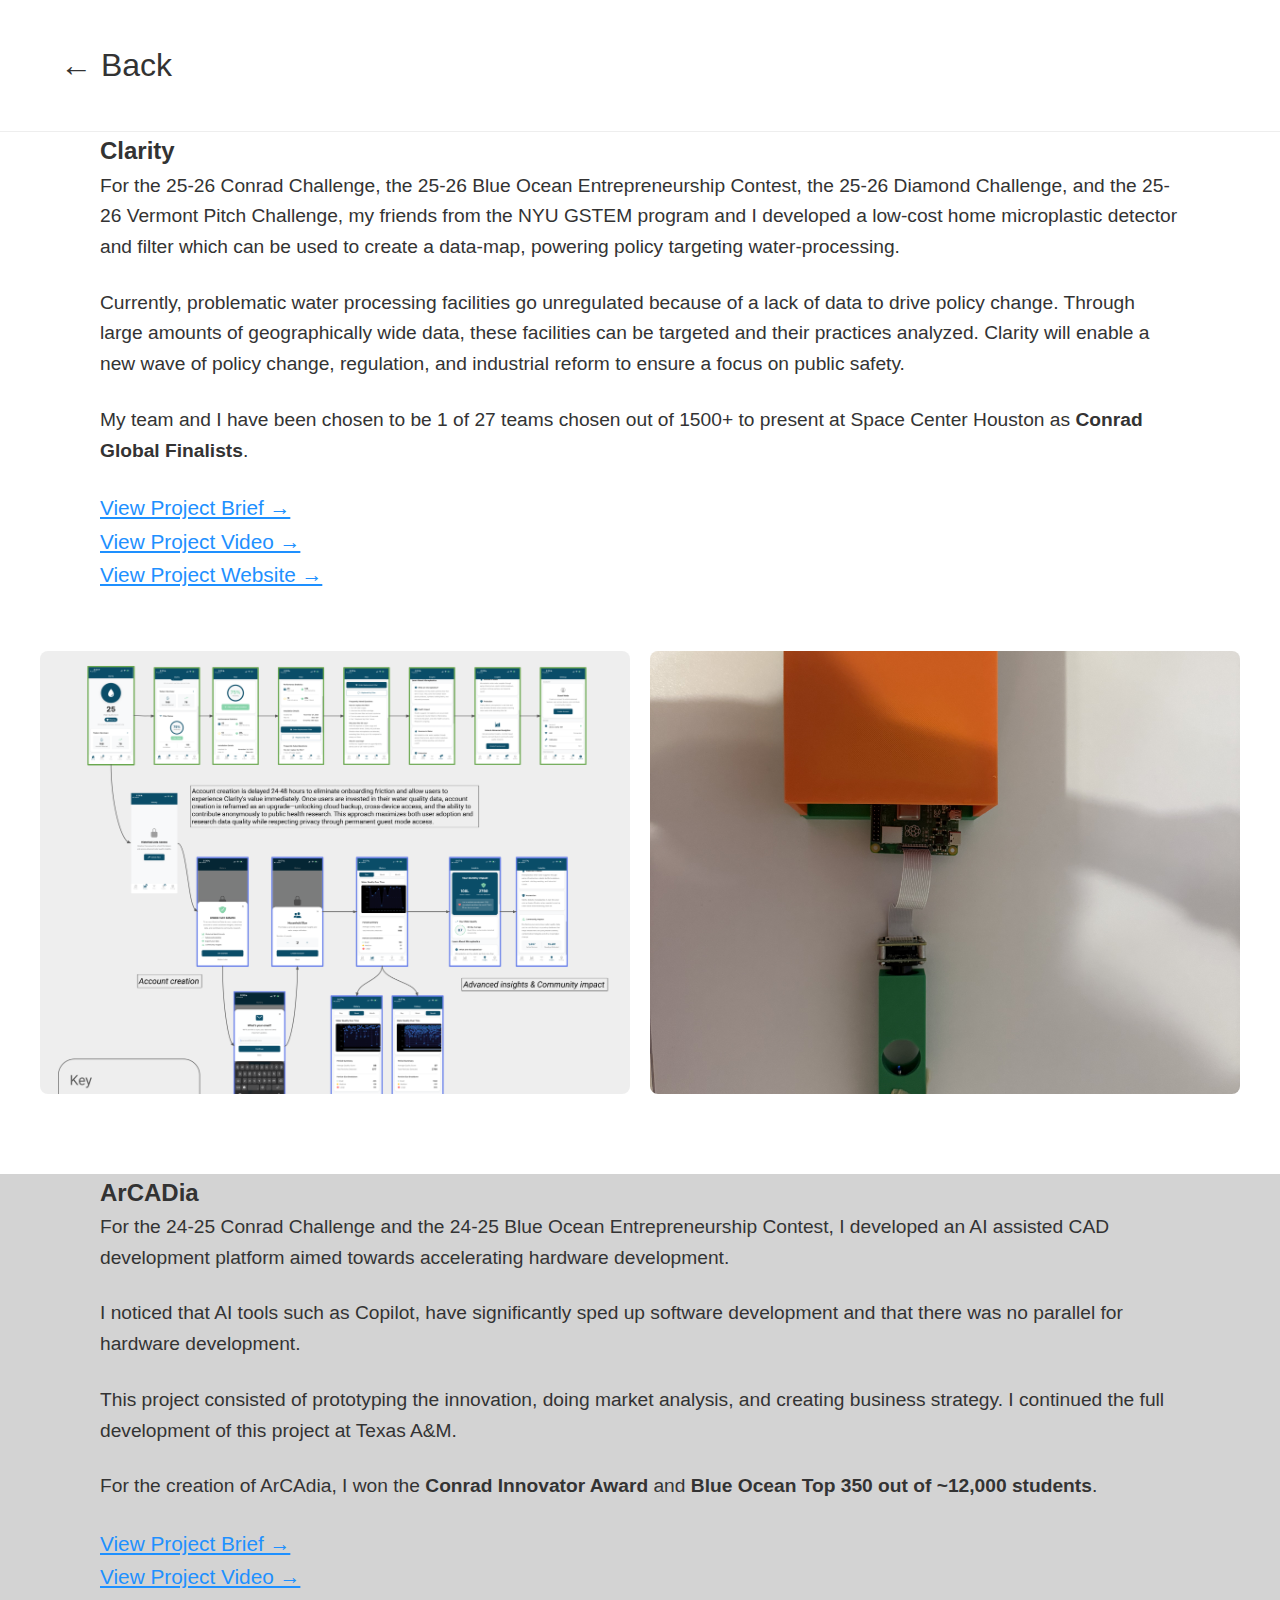
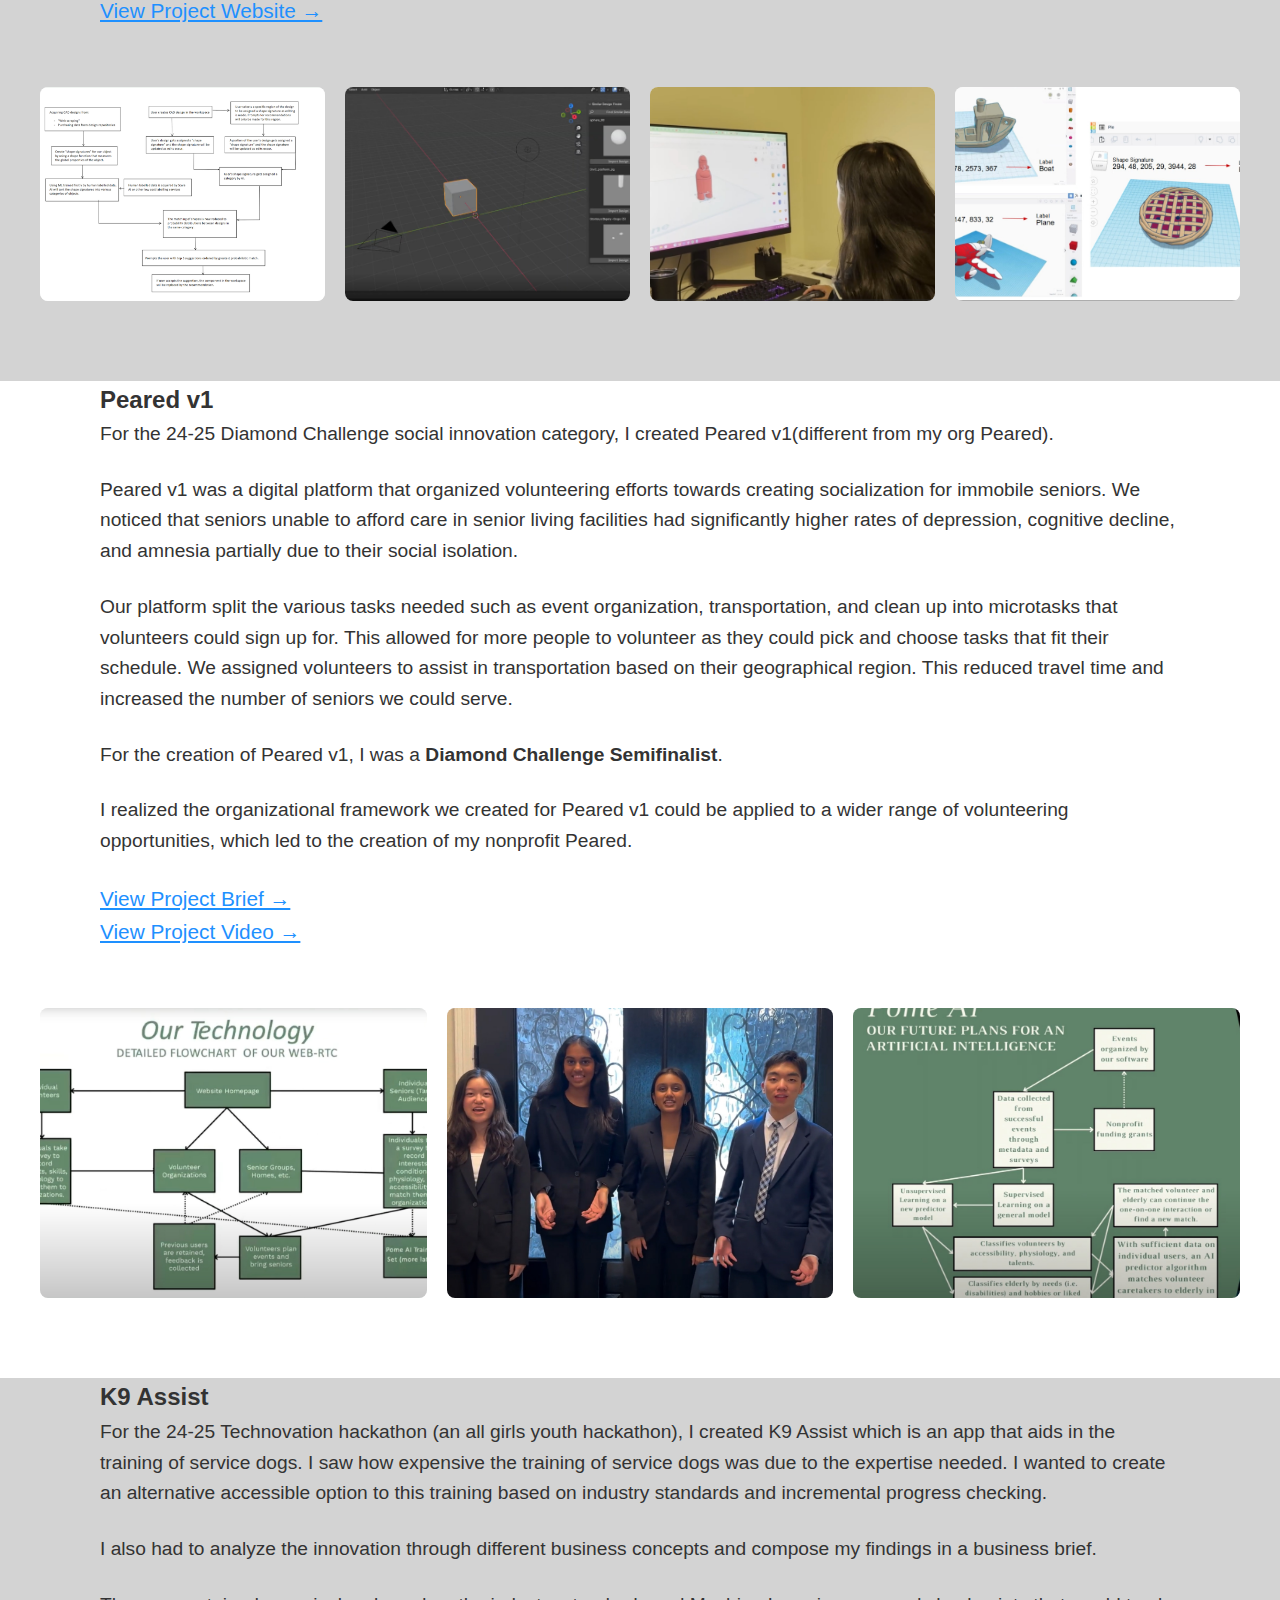
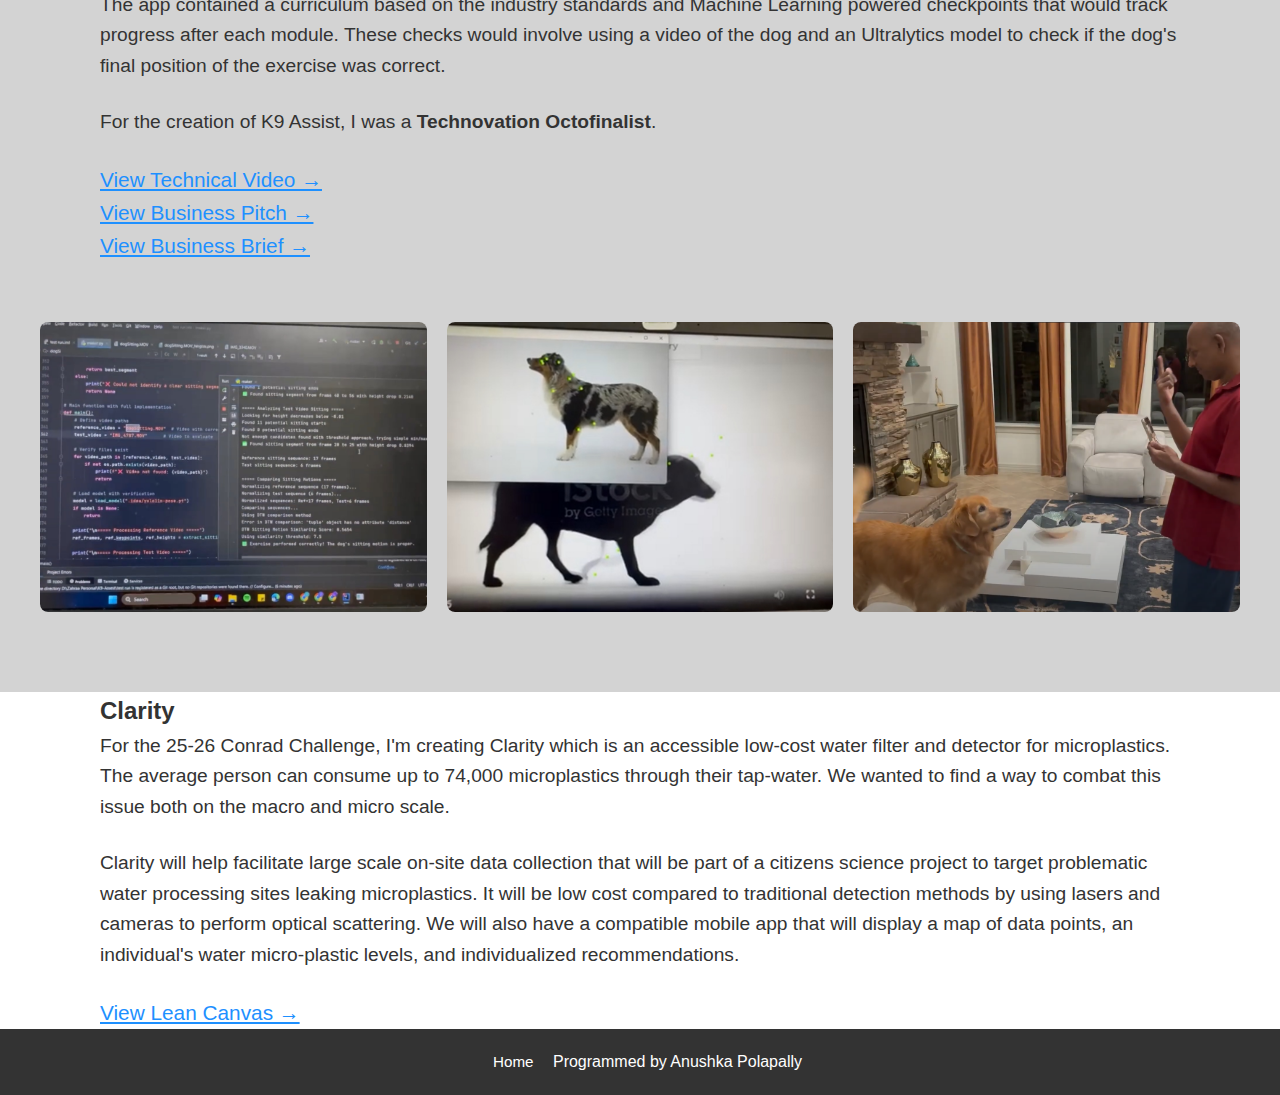
<file: innovations.html>
<!DOCTYPE html>
<html lang="en">
<head>
  <meta charset="UTF-8">
  <meta name="viewport" content="width=device-width, initial-scale=1.0">
  <title>Innovations | Anushka Polapally</title>
  <link rel="stylesheet" href="css/style.css">
  <style>
    .research-content p {
      margin-bottom: 25px !important;
      font-size: 1.2rem !important;
    }
  </style>
</head>
<body>
  <header class="header">
    <h1><a href="index.html">← Back</a></h1>
  </header>

  <section class="research-list" >
      <div class="research-item">
      <div class="research-content" style = "padding-left: 100px; padding-right: 100px;">
        <h2>Clarity</h2>
        <p>For the 25-26 Conrad Challenge, the 25-26 Blue Ocean Entrepreneurship Contest, the 25-26 Diamond Challenge, and the 25-26 Vermont Pitch Challenge, my friends from the NYU GSTEM program and I developed a low-cost home microplastic detector and filter which can be used to create a data-map, powering policy targeting water-processing.</p>
        <p>Currently, problematic water processing facilities go unregulated because of a lack of data to drive policy change.  Through large amounts of geographically wide data, these facilities can be targeted and their practices analyzed. Clarity will enable a new wave of policy change, regulation, and industrial reform to ensure a focus on public safety.</p>
        <p>My team and I have been chosen to be 1 of 27 teams chosen out of 1500+ to present at Space Center Houston as <strong>Conrad Global Finalists</strong>.</p>



        
      </div>
        <a href="Clarity Innovation Brief.pdf" style="color: #1E90FF; font-size: 1.3rem; padding-left: 100px; padding-right: 100px;">View Project Brief →</a>
        <p><a href="https://youtu.be/DbZIaFR9EwU" style="color: #1E90FF; font-size: 1.3rem; padding-left: 100px; padding-right: 100px;">View Project Video →</a></p>
        <a href="https://clarity-conradchallenge.vercel.app/" style="color: #1E90FF; font-size: 1.3rem;padding-left: 100px; padding-right: 100px;">View Project Website →</a>
    </div>

    <div class="detail-gallery" style="padding-left: 0; padding-right: 0;">
      <div class="detail-gallery-grid">
        <div class="detail-gallery-item"><img src="images/conrad userflow.png" alt=""></div>
        <div class="detail-gallery-item"><img src="images/IMG_6831 (2).jpg" alt=""></div>

      </div>
    </div>

    <!-- Project 1 -->
    <div class="research-item" style="background-color:lightgrey;">
      <div class="research-content" style = "padding-left: 100px; padding-right: 100px;">
        <h2>ArCADia</h2>
        <p>For the 24-25 Conrad Challenge and the 24-25 Blue Ocean Entrepreneurship Contest, I developed an AI assisted CAD development platform aimed towards accelerating hardware development.</p>
        <p>I noticed that AI tools such as Copilot, have significantly sped up software development and that there was no parallel for hardware development.</p>
        <p>This project consisted of prototyping the innovation, doing market analysis, and creating business strategy. I continued the full development of this project at Texas A&M.</p>
        <p>For the creation of ArCAdia, I won the <strong>Conrad Innovator Award</strong> and <strong>Blue Ocean Top 350 out of ~12,000 students</strong>.</p>

        
      </div>
        <a href="Conrad Innovation Brief.pdf" style="color: #1E90FF; font-size: 1.3rem; padding-left: 100px; padding-right: 100px;">View Project Brief →</a>
        <p><a href="https://youtu.be/KLyOd8iU6oQ" style="color: #1E90FF; font-size: 1.3rem; padding-left: 100px; padding-right: 100px;">View Project Video →</a></p>
        <a href="https://ar-ca-dia.vercel.app/" style="color: #1E90FF; font-size: 1.3rem;padding-left: 100px; padding-right: 100px;">View Project Website →</a>
    </div>

    <div class="detail-gallery" style="padding-left: 0; padding-right: 0; background-color:lightgrey;">
      <div class="detail-gallery-grid">
        <div class="detail-gallery-item"><img src="images/innovations-1.jpg" alt=""></div>
        <div class="detail-gallery-item"><img src="images/innovations-2.jpg" alt=""></div>
        <div class="detail-gallery-item"><img src="images/innovations-3.jpg" alt=""></div>
        <div class="detail-gallery-item"><img src="images/innovations-4.jpg" alt=""></div>
      </div>
    </div>

    <!-- Project 2 -->
    <div class="research-item">
      <div class="research-content"  style = "padding-left: 100px; padding-right: 100px;">
        <h2>Peared v1</h2>
        <p>For the 24-25 Diamond Challenge social innovation category, I created Peared v1(different from my org Peared). </p>
        <p>Peared v1 was a digital platform that organized volunteering efforts towards creating socialization for immobile seniors. We noticed that seniors unable to afford care in senior living facilities had significantly higher rates of depression, cognitive decline, and amnesia partially due to their social isolation. </p>
        <p>
          Our platform split the various tasks needed such as event organization, transportation, and clean up into microtasks that volunteers could sign up for. This allowed for more people to volunteer as they could pick and choose tasks that fit their schedule.
          We assigned volunteers to assist in transportation based on their geographical region. This reduced travel time and increased the number of seniors we could serve.
        </p>
        <p>
          For the creation of Peared v1, I was a <strong>Diamond Challenge Semifinalist</strong>.
        </p>
        <p>
          I realized the organizational framework we created for Peared v1 could be applied to a wider range of volunteering opportunities, which led to the creation of my nonprofit Peared.
        </p>


        
      </div>
      <a href="Peared Written Concept Narrative (3).pdf" style="color: #1E90FF; font-size: 1.3rem; padding-left: 100px; padding-right: 100px;">View Project Brief →</a>
         <p><a href="https://youtu.be/gYtlkUXMq0s" style="color: #1E90FF;font-size: 1.3rem; padding-left: 100px; padding-right: 100px;">View Project Video →</a></p>
    </div>

    <div class="detail-gallery" style="padding-left: 0; padding-right: 0;">
      <div class="detail-gallery-grid">
        <div class="detail-gallery-item"><img src="images/innovations-5.jpg" alt=""></div>
        <div class="detail-gallery-item"><img src="images/innovations-6.jpg" alt=""></div>
        <div class="detail-gallery-item"><img src="images/innovations-7.jpg" alt=""></div>
      </div>
    </div>

    <!-- Project 3 -->
    <div class="research-item" style="background-color:lightgrey;">
      <div class="research-content" style="padding-left: 100px; padding-right: 100px;">
        <h2>K9 Assist</h2>
        <p>For the 24-25 Technovation hackathon (an all girls youth hackathon), I created K9 Assist which is an app that aids in the training of service dogs. I saw how expensive the training of service dogs was due to the expertise needed. I wanted to create an alternative accessible option to this training based on industry standards and incremental progress checking. </p>
        <p>I also had to analyze the innovation through different business concepts and compose my findings in a business brief.</p>
        <p>The app contained a curriculum based on the industry standards and Machine Learning powered checkpoints that would track progress after each module. These checks would involve using a video of the dog and an Ultralytics model to check if the dog's final position of the exercise was correct.</p>
        <p>For the creation of K9 Assist, I was a <strong>Technovation Octofinalist</strong>.</p>
        
      </div>
      <a href="https://youtu.be/-6aihdEXXdw" style="color: #1E90FF;font-size: 1.3rem; padding-left: 100px; padding-right: 100px; ">View Technical Video →</a>
        <p><a href="https://youtu.be/nU8ez3cgiqo" style="color: #1E90FF;font-size: 1.3rem; padding-left: 100px; padding-right: 100px;">View Business Pitch →</a></p>
        <a href="K9 Assist Business Plan (1).pdf" style="color: #1E90FF;font-size: 1.3rem; padding-left: 100px; padding-right: 100px;">View Business Brief →</a>
    </div>

    <div class="detail-gallery" style="padding-left: 0; padding-right: 0; background-color:lightgrey;">
      <div class="detail-gallery-grid">
        <div class="detail-gallery-item"><img src="images/innovations-8.jpg" alt=""></div>
        <div class="detail-gallery-item"><img src="images/innovations-9.jpg" alt=""></div>
        <div class="detail-gallery-item"><img src="images/innovations-10.png" alt=""></div>
      </div>
    </div>

    <!-- Project 4 -->
    <div class="research-item">
      <div class="research-content" style="padding-left: 100px; padding-right: 100px;">
        <h2>Clarity</h2>
        <p>For the 25-26 Conrad Challenge, I'm creating Clarity which is an accessible low-cost water filter and detector for microplastics. The average person can consume up to 74,000 microplastics through their tap-water. We wanted to find a way to combat this issue both on the macro and micro scale.</p>
        <p>Clarity will help facilitate large scale on-site data collection that will be part of a citizens science project to target problematic water processing sites leaking microplastics. It will be low cost compared to traditional detection methods by using lasers and cameras to perform optical scattering. We will also have a compatible mobile app that will display a map of data points, an individual's water micro-plastic levels, and individualized recommendations.</p>
         <a href="Lean Canvas (Micro Plastic Detector).pdf" style="color: #1E90FF;font-size: 1.3rem; ">View Lean Canvas →</a>
      </div>
    </div>
  </section>

  <footer>
    <a href="index.html">Home</a> Programmed by Anushka Polapally
  </footer>
</body>
</html>
</file>
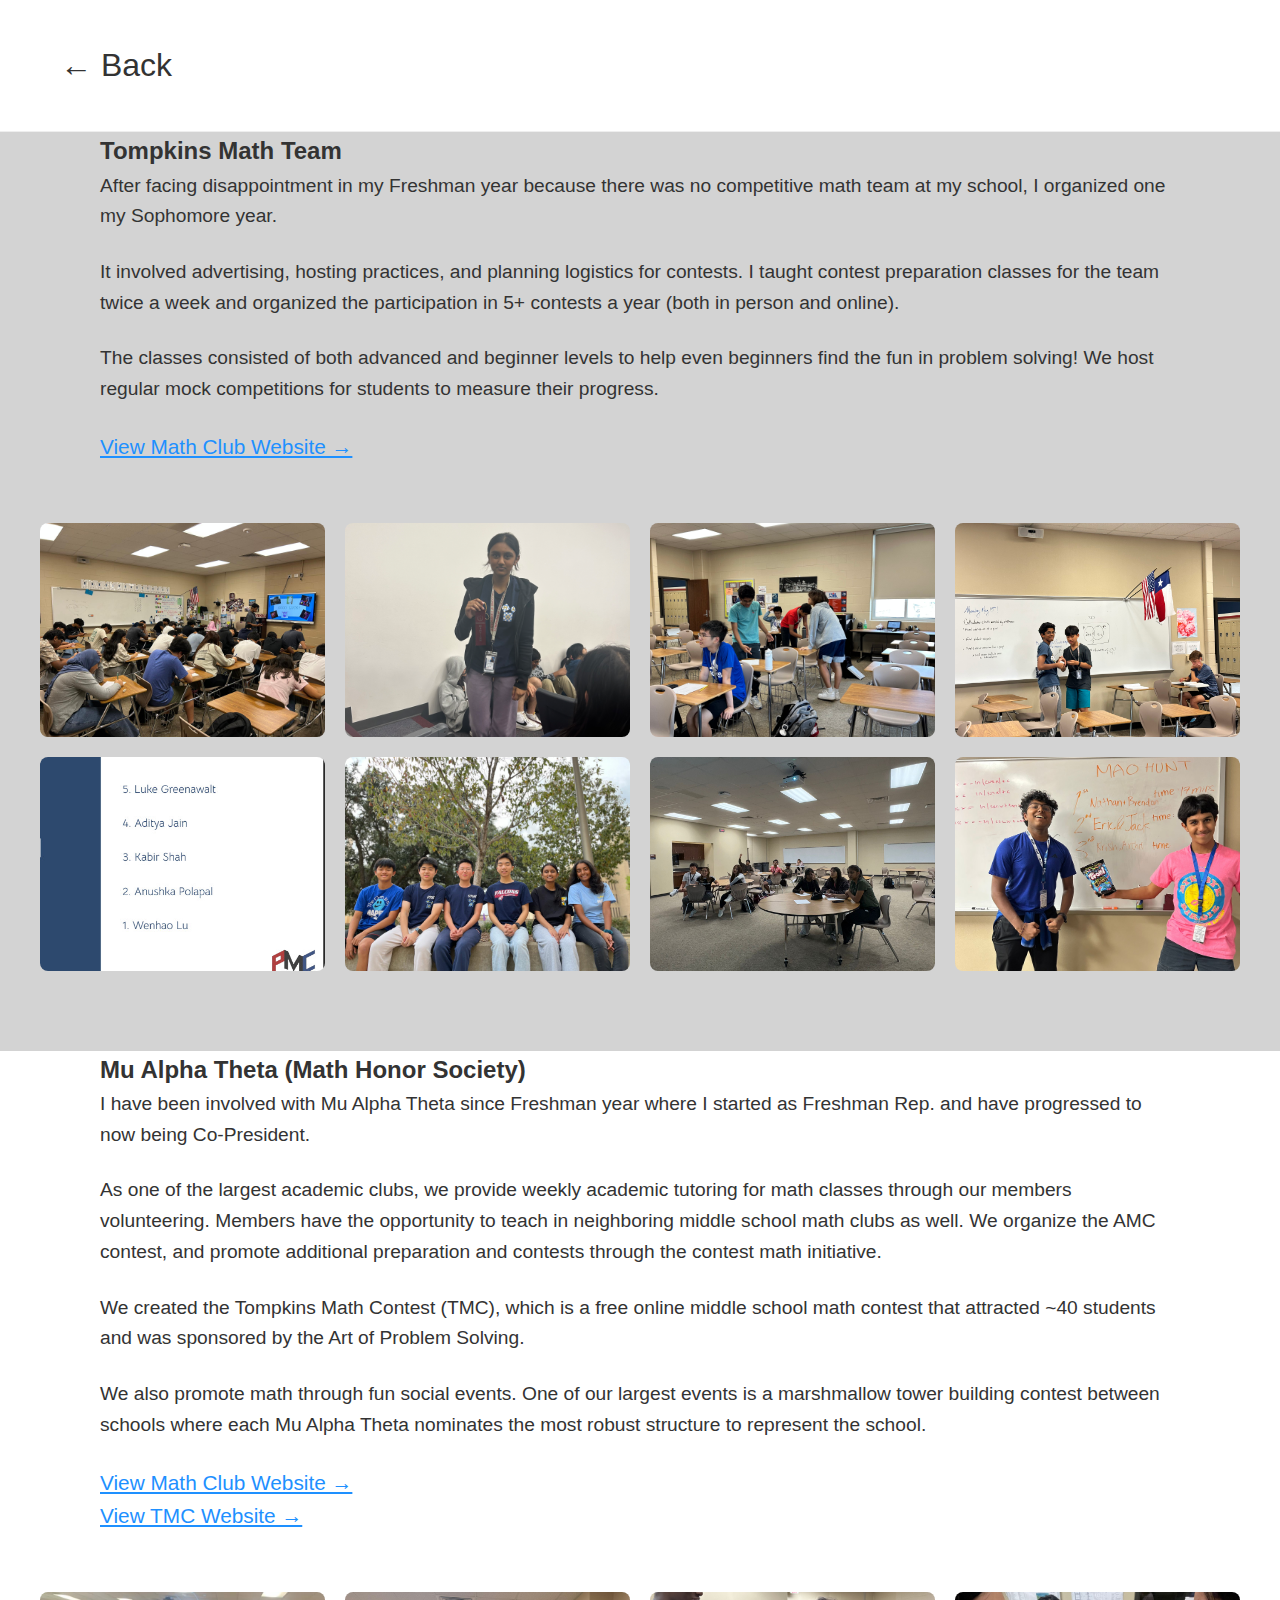
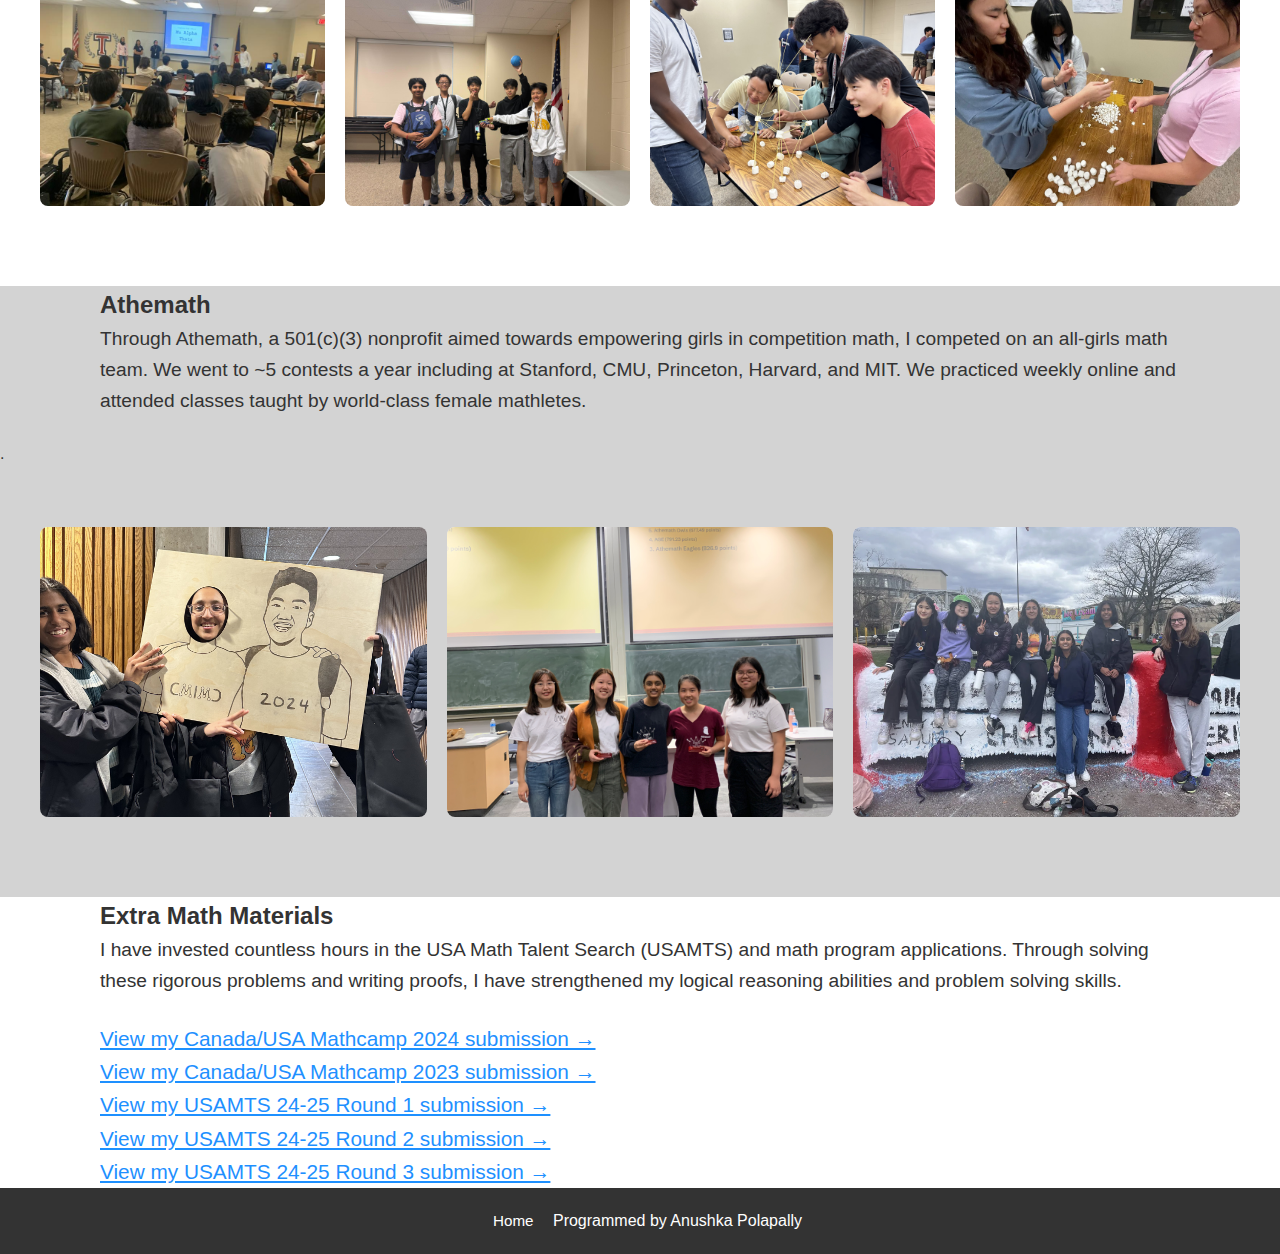
<file: math.html>
<!DOCTYPE html>
<html lang="en">
<head>
  <meta charset="UTF-8">
  <meta name="viewport" content="width=device-width, initial-scale=1.0">
  <title>Math | Anushka Polapally</title>
  <link rel="stylesheet" href="css/style.css">
  <style>
    .research-content p {
      margin-bottom: 25px !important;
      font-size: 1.2rem !important;
    }
  </style>
</head>
<body>
  <header class="header">
    <h1><a href="index.html">← Back</a></h1>
  </header>

  <section class="research-list" >
    <!-- Project 1 -->
    <div class="research-item" style="background-color:lightgrey;">
      <div class="research-content" style = "padding-left: 100px; padding-right: 100px;">
        <h2>Tompkins Math Team</h2>
        <p>After facing disappointment in my Freshman year because there was no competitive math team at my school, I organized one my Sophomore year.</p>
        <p>It involved advertising, hosting practices, and planning logistics for contests. I taught contest preparation classes for the team twice a week and organized the participation in 5+ contests a year (both in person and online).</p>
        <p>The classes consisted of both advanced and beginner levels to help even beginners find the fun in problem solving! We host regular mock competitions for students to measure their progress.</p>
        
      </div>
        <a href="https://othsmao.xyz/" style="color: #1E90FF; font-size: 1.3rem; padding-left: 100px; padding-right: 100px;">View Math Club Website →</a>
    </div>

    <div class="detail-gallery" style="padding-left: 0; padding-right: 0; background-color:lightgrey;">
      <div class="detail-gallery-grid">
        <div class="detail-gallery-item"><img src="images/math-1.JPG" alt=""></div>
        <div class="detail-gallery-item"><img src="images/math-2.JPEG" alt=""></div>
        <div class="detail-gallery-item"><img src="images/math-3.jpg" alt=""></div>
        <div class="detail-gallery-item"><img src="images/math-4.jpg" alt=""></div>
        <div class="detail-gallery-item"><img src="images/math-5.jpg" alt=""></div>
        <div class="detail-gallery-item"><img src="images/math-6.JPG" alt=""></div>
        <div class="detail-gallery-item"><img src="images/math-7.JPG" alt=""></div>
        <div class="detail-gallery-item"><img src="images/math-8.JPG" alt=""></div>
      </div>
    </div>

    <!-- Project 2 -->
    <div class="research-item">
      <div class="research-content"  style = "padding-left: 100px; padding-right: 100px;">
        <h2>Mu Alpha Theta (Math Honor Society)</h2>
        <p>I have been involved with Mu Alpha Theta since Freshman year where I started as Freshman Rep. and have progressed to now being Co-President.</p>
        <p>As one of the largest academic clubs, we provide weekly academic tutoring for math classes through our members volunteering. Members have the opportunity to teach in neighboring middle school math clubs as well. We organize the AMC contest, and promote additional preparation and contests through the contest math initiative.</p>
        <p>We created the Tompkins Math Contest (TMC), which is a free online middle school math contest that attracted ~40 students and was sponsored by the Art of Problem Solving.</p>
        <p>We also promote math through fun social events. One of our largest events is a marshmallow tower building contest between schools where each Mu Alpha Theta nominates the most robust structure to represent the school.</p>


        
      </div>
     <a href="https://othsmao.xyz/" style="color: #1E90FF; font-size: 1.3rem; padding-left: 100px; padding-right: 100px;">View Math Club Website →</a>
         <p><a href="https://othsmao.xyz/TMC/" style="color: #1E90FF;font-size: 1.3rem; padding-left: 100px; padding-right: 100px;">View TMC Website →</a></p>
    </div>

    <div class="detail-gallery" style="padding-left: 0; padding-right: 0;">
      <div class="detail-gallery-grid">
        <div class="detail-gallery-item"><img src="images/math-9.jpg" alt=""></div>
        <div class="detail-gallery-item"><img src="images/math-10.jpg" alt=""></div>
        <div class="detail-gallery-item"><img src="images/math-11.jpg" alt=""></div>
        <div class="detail-gallery-item"><img src="images/math-12.jpg" alt=""></div>
      </div>
    </div>

    <!-- Project 3 -->
    <div class="research-item" style="background-color:lightgrey;">
      <div class="research-content" style="padding-left: 100px; padding-right: 100px;">
        <h2>Athemath</h2>
        <p>Through Athemath, a 501(c)(3) nonprofit aimed towards empowering girls in competition math, I competed on an all-girls math team. We went to ~5 contests a year including at Stanford, CMU, Princeton, Harvard, and MIT. We practiced weekly online and attended classes taught by world-class female mathletes. </p>
        
        
      </div>
     <p> .</p>
    </div>

    <div class="detail-gallery" style="padding-left: 0; padding-right: 0; background-color:lightgrey;">
      <div class="detail-gallery-grid">
        <div class="detail-gallery-item"><img src="images/math-13.jpg" alt=""></div>
        <div class="detail-gallery-item"><img src="images/math-14.JPG" alt=""></div>
        
        <div class="detail-gallery-item"><img src="images/math-16.png" alt=""></div>
      </div>
    </div>

    <!-- Project 4 -->
    <div class="research-item">
      <div class="research-content" style="padding-left: 100px; padding-right: 100px;">
        <h2>Extra Math Materials</h2>
        <p>I have invested countless hours in the USA Math Talent Search (USAMTS) and math program applications. Through solving these rigorous problems and writing proofs, I have strengthened my logical reasoning abilities and problem solving skills.</p>
        
         
      </div>
      <a href="USA_Mathcamp_2024 (4).pdf" style="color: #1E90FF;font-size: 1.3rem; padding-left: 100px; padding-right: 100px;">View my Canada/USA Mathcamp 2024 submission →</a>
         <p><a href="ID_15824_Quiz_2023.pdf (2).pdf" style="color: #1E90FF;font-size: 1.3rem; padding-left: 100px; padding-right: 100px;">View my Canada/USA Mathcamp 2023 submission →</a></p>
         <a href="USAMTS_R1.pdf" style="color: #1E90FF;font-size: 1.3rem;padding-left: 100px; padding-right: 100px; ">View my USAMTS 24-25 Round 1 submission →</a>
         <p><a href="USAMTSR2.pdf" style="color: #1E90FF;font-size: 1.3rem;padding-left: 100px; padding-right: 100px; ">View my USAMTS 24-25 Round 2 submission →</a></p>
         <a href="USAMTS_Round_3.pdf" style="color: #1E90FF;font-size: 1.3rem;padding-left: 100px; padding-right: 100px; ">View my USAMTS 24-25 Round 3 submission →</a>
    </div>
  </section>

  <footer>
    <a href="index.html">Home</a> Programmed by Anushka Polapally
  </footer>
</body>
</html>
</file>
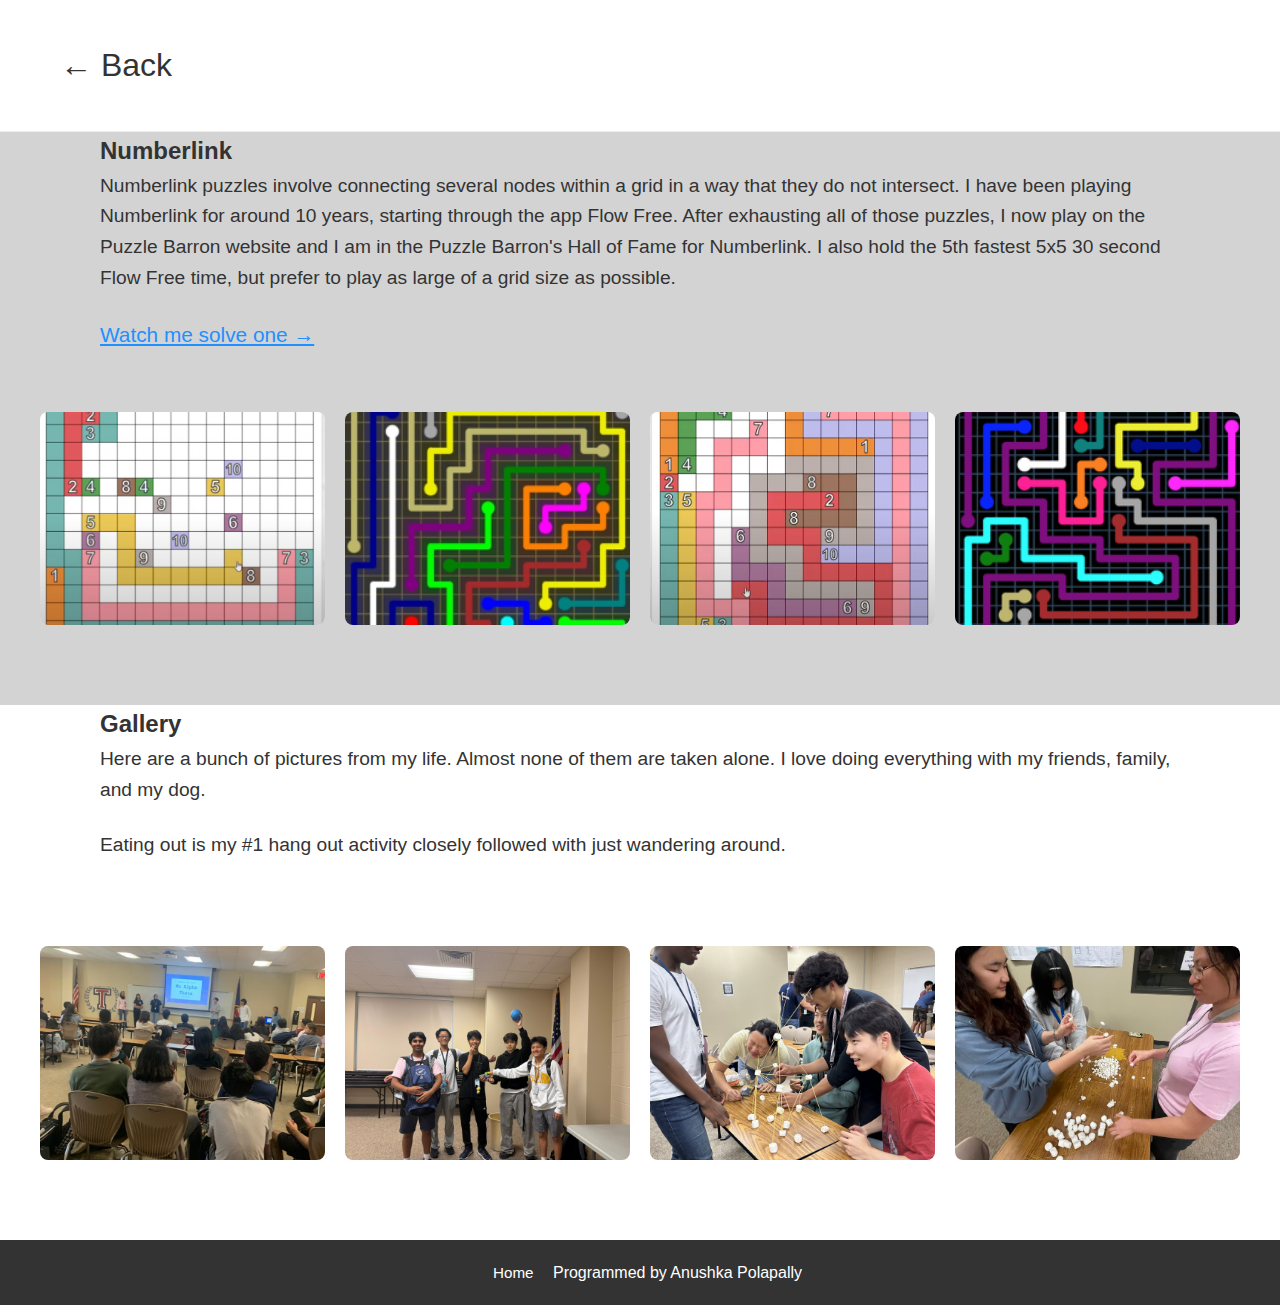
<file: misc.html>
<!DOCTYPE html>
<html lang="en">
<head>
  <meta charset="UTF-8">
  <meta name="viewport" content="width=device-width, initial-scale=1.0">
  <title>Math | Anushka Polapally</title>
  <link rel="stylesheet" href="css/style.css">
  <style>
    .research-content p {
      margin-bottom: 25px !important;
      font-size: 1.2rem !important;
    }
  </style>
</head>
<body>
  <header class="header">
    <h1><a href="index.html">← Back</a></h1>
  </header>

  <section class="research-list" >
    <!-- Project 1 -->
    <div class="research-item" style="background-color:lightgrey;">
      <div class="research-content" style = "padding-left: 100px; padding-right: 100px;">
        <h2>Numberlink</h2>
        <p>Numberlink puzzles involve connecting several nodes within a grid in a way that they do not intersect. I have been playing Numberlink for around 10 years, starting through the app Flow Free. After exhausting all of those puzzles, I now play on the Puzzle Barron website and I am in the Puzzle Barron's Hall of Fame for Numberlink. I also hold the 5th fastest 5x5 30 second Flow Free time, but prefer to play as large of a grid size as possible.</p>
        
        
      </div>
        <a href="https://youtu.be/ewSHywa3Qx8?si=Fj3uWIW2hwizPPpC" style="color: #1E90FF; font-size: 1.3rem; padding-left: 100px; padding-right: 100px;">Watch me solve one →</a>
    </div>

    <div class="detail-gallery" style="padding-left: 0; padding-right: 0; background-color:lightgrey;">
      <div class="detail-gallery-grid">
        <div class="detail-gallery-item"><img src="images\misc-1.png" alt=""></div>
        <div class="detail-gallery-item"><img src="images\misc-2.png" alt=""></div>
        <div class="detail-gallery-item"><img src="images\misc-3.png" alt=""></div>
        <div class="detail-gallery-item"><img src="images/misc-4.png" alt=""></div>
      </div>
    </div>

    <!-- Project 2 -->
    <div class="research-item">
      <div class="research-content"  style = "padding-left: 100px; padding-right: 100px;">
        <h2>Gallery</h2>
        <p>Here are a bunch of pictures from my life. Almost none of them are taken alone. I love doing everything with my friends, family, and my dog. </p>
        <p>Eating out is my #1 hang out activity closely followed with just wandering around.</p>
        


        
      </div>
    
        
    </div>

    <div class="detail-gallery" style="padding-left: 0; padding-right: 0;">
      <div class="detail-gallery-grid">
        <div class="detail-gallery-item"><img src="images/math-9.jpg" alt=""></div>
        <div class="detail-gallery-item"><img src="images/math-10.jpg" alt=""></div>
        <div class="detail-gallery-item"><img src="images/math-11.jpg" alt=""></div>
        <div class="detail-gallery-item"><img src="images/math-12.jpg" alt=""></div>
      </div>
    </div>

    <!-- Project 3 -->
 
  <footer>
    <a href="index.html">Home</a> Programmed by Anushka Polapally
  </footer>
</body>
</html>
</file>
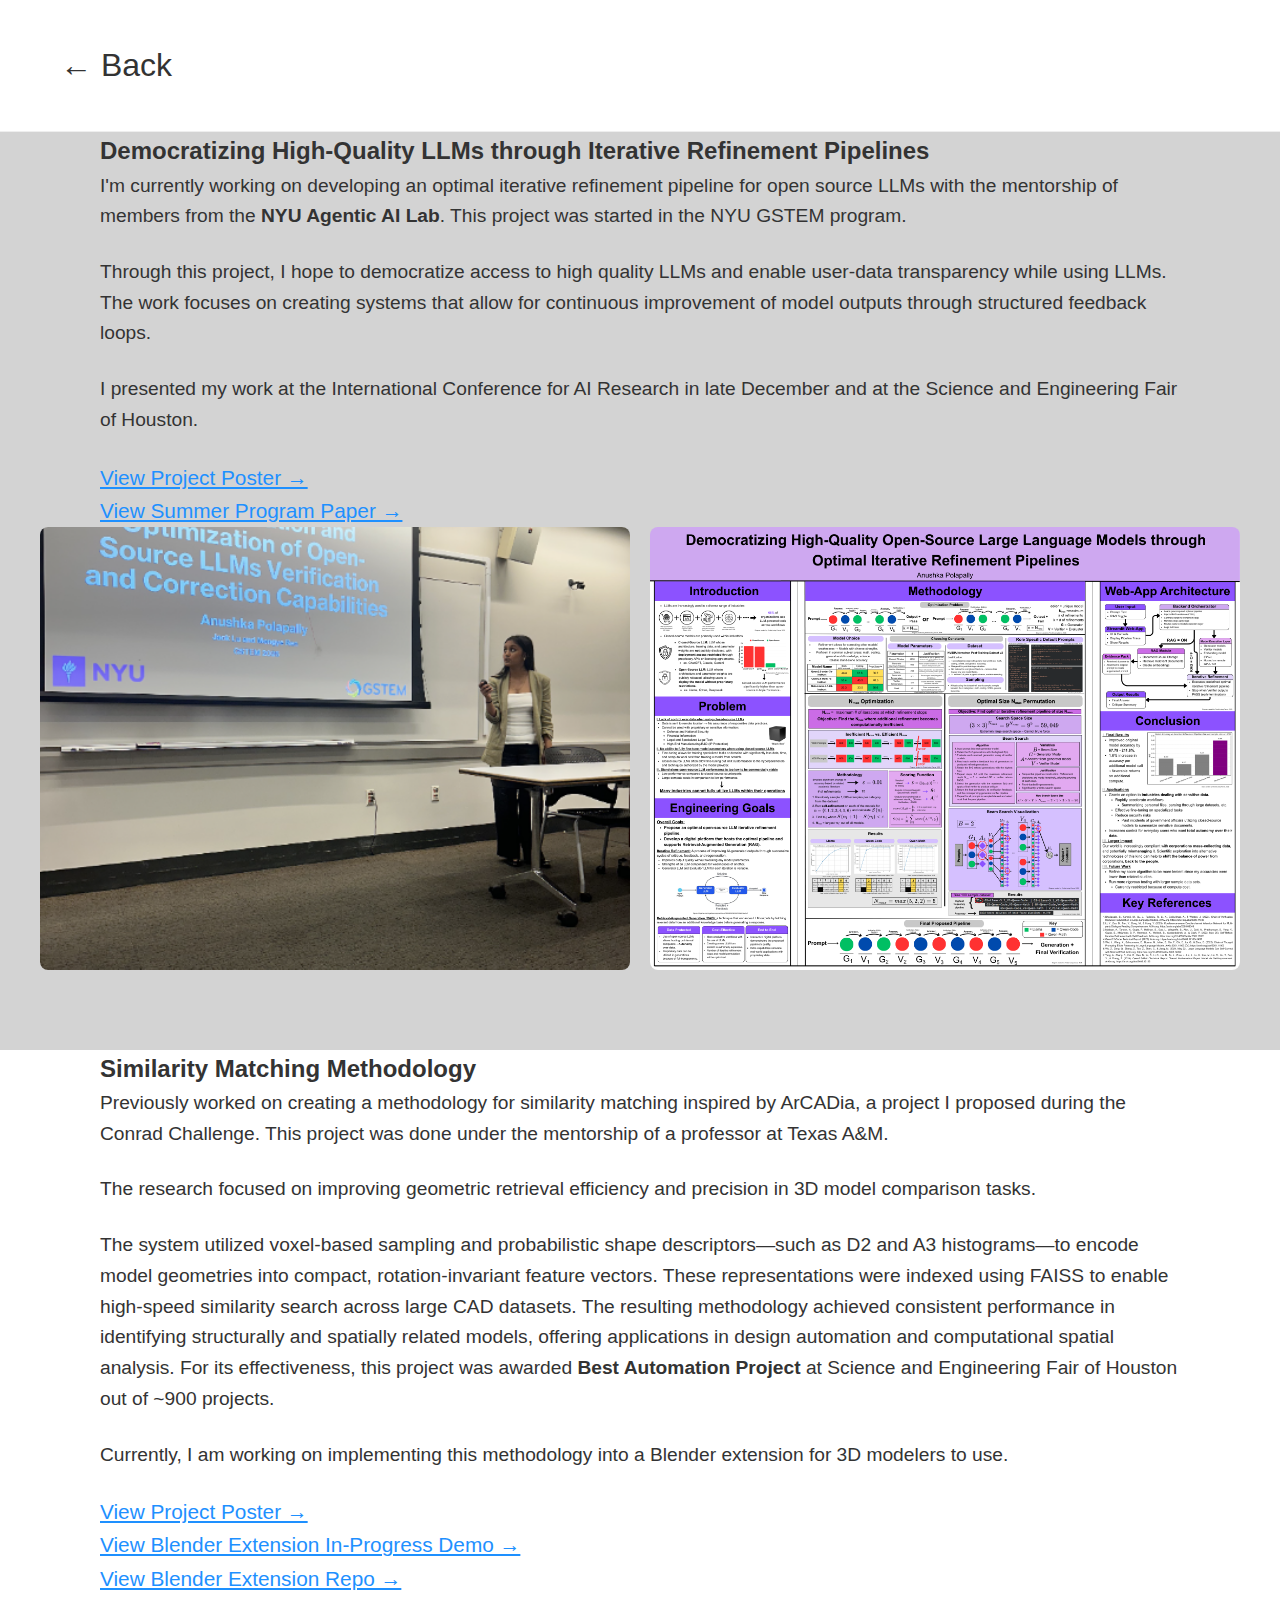
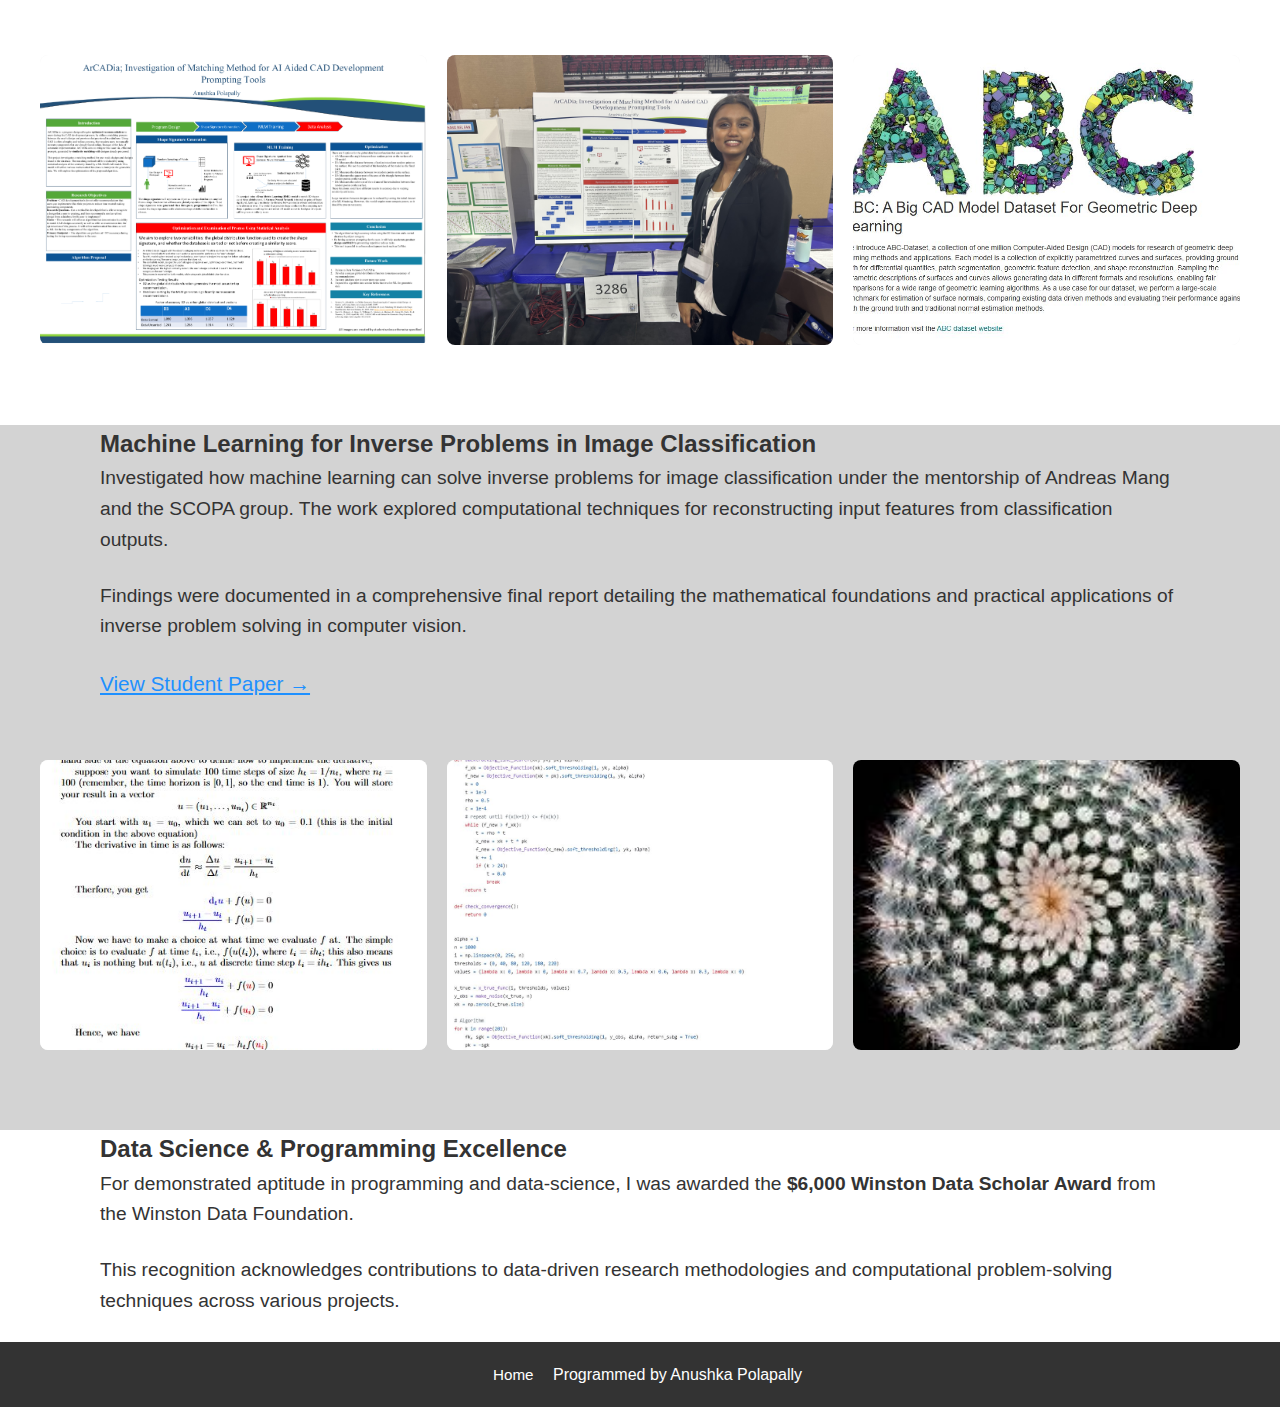
<file: research.html>
<!DOCTYPE html>
<html lang="en">
<head>
  <meta charset="UTF-8">
  <meta name="viewport" content="width=device-width, initial-scale=1.0">
  <title>Research | Anushka Polapally</title>
  <link rel="stylesheet" href="css/style.css">
  <style>
    .research-content p {
      margin-bottom: 25px !important;
      font-size: 1.2rem !important;
    }
  </style>
</head>
<body>
  <header class="header">
    <h1><a href="index.html">← Back</a></h1>
  </header>

  <section class="research-list" >

<!-- Project 1 -->
<div class="research-item" style="background-color: lightgrey; margin: 0; padding: 0;">
  <div class="research-content" style="padding-left: 100px; padding-right: 100px; padding-top: 0; padding-bottom: 0; margin: 0;">
    <h2 style="margin-top: 0;">Democratizing High-Quality LLMs through Iterative Refinement Pipelines</h2>

    <p>I'm currently working on developing an optimal iterative refinement pipeline for open source LLMs with the mentorship of members from the <strong>NYU Agentic AI Lab</strong>. This project was started in the NYU GSTEM program.</p>
    <p>Through this project, I hope to democratize access to high quality LLMs and enable user-data transparency while using LLMs. The work focuses on creating systems that allow for continuous improvement of model outputs through structured feedback loops.</p>
    <p style="margin-bottom: 0;">I presented my work at the International Conference for AI Research in late December and at the Science and Engineering Fair of Houston.</p>


  </div>
  <a href="https://drive.google.com/file/d/1L8KQyrDl04tM8SVgAOB4ULZRfQRfTowU/view?usp=sharing" style="color: #1E90FF; font-size: 1.3rem; padding-left: 100px; padding-right: 100px;">View Project Poster →</a>
  <p><a href="Research Paper.pdf" style="color: #1E90FF;font-size: 1.3rem; padding-left: 100px; padding-right: 100px;">View Summer Program Paper →</a></p>
  
</div>

<div class="detail-gallery" style="padding-left: 0; padding-right: 0; background-color: lightgrey; margin: 0; padding-top: 0;">
  <div class="detail-gallery-grid" style="margin-top: 0;">
    <div class="detail-gallery-item"><img src="images/research-1.jpg" alt=""></div>
    <div class="detail-gallery-item"><img src="images/SciFair 25-26 (2).png" alt=""></div>

  </div>
</div>

    <!-- Project 2 -->
    <div class="research-item">
      <div class="research-content"  style = "padding-left: 100px; padding-right: 100px;">
        <h2>Similarity Matching Methodology</h2>
        <p>Previously worked on creating a methodology for similarity matching inspired by ArCADia, a project I proposed during the Conrad Challenge. This project was done under the mentorship of a professor at Texas A&M.</p>
        <p>The research focused on improving geometric retrieval efficiency and precision in 3D model comparison tasks.</p>
          <p>
          The system utilized voxel-based sampling and probabilistic shape descriptors—such as D2 and A3 histograms—to encode model geometries into compact, rotation-invariant feature vectors. 
          These representations were indexed using FAISS to enable high-speed similarity search across large CAD datasets. 
          The resulting methodology achieved consistent performance in identifying structurally and spatially related models, offering applications in design automation and computational spatial analysis. For its effectiveness, this project was awarded <strong class="accent">Best Automation Project</strong> at Science and Engineering Fair of Houston out of ~900 projects.
        </p>
        <p>
          Currently, I am working on implementing this methodology into a Blender extension for 3D modelers to use.
        </p>

        
      </div>
      <a href="hypotheticalocean_48x36.pdf" style="color: #1E90FF; font-size: 1.3rem; padding-left: 100px; padding-right: 100px;">View Project Poster →</a>
         <p><a href="https://drive.google.com/file/d/1NE4MUUVwMBKck1PoUbV6SC0JaghJO_bk/view?usp=sharing" style="color: #1E90FF;font-size: 1.3rem; padding-left: 100px; padding-right: 100px;">View Blender Extension In-Progress Demo →</a></p>
        <a href="https://github.com/anushkapolapally/BlenderMatchingExtension" style="color: #1E90FF;font-size: 1.3rem; padding-left: 100px; padding-right: 100px;">View Blender Extension Repo →</a>
    </div>

    <div class="detail-gallery" style="padding-left: 0; padding-right: 0;">
      <div class="detail-gallery-grid">
        <div class="detail-gallery-item"><img src="images/research-5.png" alt=""></div>
        <div class="detail-gallery-item"><img src="images/research-6.jpg" alt=""></div>
        <div class="detail-gallery-item"><img src="images/research-7.jpg" alt=""></div>
      </div>
    </div>

    <!-- Project 3 -->
    <div class="research-item" style="background-color:lightgrey;">
      <div class="research-content" style="padding-left: 100px; padding-right: 100px;">
        <h2>Machine Learning for Inverse Problems in Image Classification</h2>
        <p>Investigated how machine learning can solve inverse problems for image classification under the mentorship of Andreas Mang and the SCOPA group. The work explored computational techniques for reconstructing input features from classification outputs.</p>
        <p>Findings were documented in a comprehensive final report detailing the mathematical foundations and practical applications of inverse problem solving in computer vision.</p>
        <a href="UHProject.pdf" style="color: #1E90FF;font-size: 1.3rem; ">View Student Paper →</a>
      </div>
    </div>

    <div class="detail-gallery" style="padding-left: 0; padding-right: 0; background-color:lightgrey;">
      <div class="detail-gallery-grid">
        <div class="detail-gallery-item"><img src="images/research-8.jpg" alt=""></div>
        <div class="detail-gallery-item"><img src="images/research-9.jpg" alt=""></div>
        <div class="detail-gallery-item"><img src="images/research-10.jpg" alt=""></div>
      </div>
    </div>

    <!-- Project 4 -->
    <div class="research-item">
      <div class="research-content" style="padding-left: 100px; padding-right: 100px;">
        <h2>Data Science & Programming Excellence</h2>
        <p>For demonstrated aptitude in programming and data-science, I was awarded the <strong>$6,000 Winston Data Scholar Award</strong> from the Winston Data Foundation.</p>
        <p>This recognition acknowledges contributions to data-driven research methodologies and computational problem-solving techniques across various projects.</p>
      </div>
    </div>
  </section>

  <footer>
    <a href="index.html">Home</a> Programmed by Anushka Polapally
  </footer>
</body>
</html>
</file>
<file: css/style.css>
/* ---------- Global Reset ---------- */
* {
    margin: 0;
    padding: 0;
    box-sizing: border-box;
}

body {
    font-family: -apple-system, BlinkMacSystemFont, 'Segoe UI', Roboto, Oxygen, Ubuntu, Cantarell, sans-serif;
    line-height: 1.6;
    color: #333;
    background: #fff;
}

/* ---------- Container ---------- */
.container {
    max-width: 1200px;
    margin: 0 auto;
    padding: 0 40px;
}

/* ---------- Header ---------- */
.header {
    padding: 40px 60px;
    background: #fff;
    border-bottom: 1px solid #eee;
    display: flex;
    justify-content: space-between;
    align-items: center;
}

.header h1 {
    font-size: 2rem;
    font-weight: 400;
    color: #000;
    margin: 0;
}

.header h1 a {
    color: #333;
    text-decoration: none;
    cursor: pointer;
}

.header h1 a:hover {
    color: #1E90FF;
}

.header-icons {
    display: flex;
    gap: 20px;
}

.header-icons a {
    color: #000;
    text-decoration: none;
    font-size: 1.2rem;
}

.header-icons a:hover {
    color: #1E90FF;
}

/* ---------- Hero / About Section ---------- */
.about {
    padding: 0;
    background: #fafafa;
}

.about-container {
    display: grid;
    grid-template-columns: 1fr 1fr;
    min-height: 100vh;
}

/* ---------- Slideshow ---------- */
.slideshow-container {
    position: relative;
    background: #fff;
    overflow: hidden;
}

.slide {
    display: none;
    width: 100%;
    height: 100%;
    position: absolute;
    top: 0;
    left: 0;
}

.slide.active {
    display: flex;
    align-items: center;
    justify-content: center;
    animation: fadeIn 0.5s;
}

@keyframes fadeIn {
    from { opacity: 0; }
    to { opacity: 1; }
}

.slide img {
    width: 100%;
    height: 100%;
    object-fit: contain;
    display: block;
    background: #000;
}

.prev, .next {
    position: absolute;
    top: 50%;
    transform: translateY(-50%);
    background: rgba(0, 0, 0, 0.5);
    color: white;
    border: none;
    padding: 16px;
    cursor: pointer;
    font-size: 24px;
    z-index: 10;
    transition: background 0.3s ease;
}

.prev:hover, .next:hover {
    background: rgba(0, 0, 0, 0.8);
}

.prev { left: 20px; }
.next { right: 20px; }

/* ---------- About Text ---------- */
.about-text-container {
    padding: 80px 60px;
    display: flex;
    flex-direction: column;
    justify-content: center;
}

.about-text {
    font-size: 1.2rem;
    line-height: 1.9;
    color: #000;
}

.about-text p {
    margin-bottom: 25px;
}

.about-text a {
    color: #0066cc;
    text-decoration: none;
    border-bottom: 1px solid #0066cc;
}

.about-text a:hover {
    color: #004999;
    border-bottom-color: #004999;
}

/* ---------- Gallery ---------- */
.gallery-main {
    padding: 40px 20px 80px;
    background: #fff;
}

.gallery-grid {
    display: grid;
    grid-template-columns: repeat(auto-fit, minmax(300px, 1fr));
    gap: 20px;
    max-width: 1200px;
    margin: 0 auto;
}

.gallery-item {
    position: relative;
    overflow: hidden;
    border-radius: 8px;
    aspect-ratio: 4/3;
    background-size: cover;
    background-position: center;
    display: flex;
    align-items: center;
    justify-content: center;
    color: white;
    font-size: 1.1rem;
    font-weight: 500;
    text-align: center;
    cursor: pointer;
    transition: transform 0.3s ease, box-shadow 0.3s ease;
    text-decoration: none;
}

.gallery-item::before {
    content: '';
    position: absolute;
    inset: 0;
    background: rgba(0, 0, 0, 0.3);
    transition: background 0.3s ease;
}

.gallery-item:hover::before {
    background: rgba(0, 0, 0, 0.5);
}

.gallery-item span {
    position: relative;
    z-index: 1;
}

.gallery-item:hover {
    transform: translateY(-5px);
    box-shadow: 0 10px 30px rgba(0,0,0,0.2);
}

/* ---------- Detail Page ---------- */
.detail-header {
    padding: 60px 20px 40px;
    background: #fafafa;
}

.detail-title {
    font-size: 2.5rem;
    font-weight: 400;
    color: #333;
    line-height: 1.3;
    margin-bottom: 20px;
}

.detail-description {
    font-size: 1.1rem;
    line-height: 1.9;
    color: #555;
}

.detail-description p {
    margin-bottom: 20px;
}

.detail-gallery {
    padding: 60px 20px 80px;
}

.detail-gallery-grid {
    display: grid;
    grid-template-columns: repeat(auto-fit, minmax(280px, 1fr));
    gap: 20px;
    max-width: 1200px;
    margin: 0 auto;
}

.detail-gallery-item {
    border-radius: 8px;
    overflow: hidden;
    aspect-ratio: 4/3;
    background: #f5f5f5;
    display: flex;
    align-items: center;
    justify-content: center;
}

.detail-gallery-item img {
    width: 100%;
    height: 100%;
    object-fit: cover;
}

/* ---------- Recognition Section ---------- */
.recognition {
    padding: 80px 20px;
    background: #fafafa;
    overflow: visible;
}

.recognition h2 {
    font-size: 2rem;
    font-weight: 400;
    margin-bottom: 50px;
    text-align: center;
}

.recognition .logos-grid {
    display: flex;
    align-items: center;
    gap: 12px;
    overflow-x: auto;
    -webkit-overflow-scrolling: touch;
    padding: 12px 20px;
    scroll-snap-type: x proximity;
    margin-left: -40px;
    margin-right: -40px;
    width: calc(100% + 80px);
    box-sizing: border-box;
}

.logo-item {
    background: white;
    padding: 30px;
    border-radius: 8px;
    display: flex;
    align-items: center;
    justify-content: center;
    min-height: 120px;
    box-shadow: 0 2px 8px rgba(0,0,0,0.05);
    transition: box-shadow 0.3s ease;
    text-align: center;
    font-size: 0.85rem;
    color: #666;
    flex: 0 0 auto;
    min-width: 140px;
    max-width: 220px;
    scroll-snap-align: center;
}

.logo-item:hover {
    box-shadow: 0 4px 16px rgba(0,0,0,0.1);
}

.logo-item img {
    max-width: 100%;
    height: auto;
}

/* ---------- Footer ---------- */
footer {
    padding: 20px 20px;
    text-align: center;
    background: #333;
    color: #fff;
}

footer a {
    color: #fff;
    text-decoration: none;
    margin: 0 15px;
    font-size: 0.95rem;
}

footer a:hover {
    text-decoration: underline;
}

/* ---------- Responsive ---------- */
@media (max-width: 768px) {
    .header {
        flex-direction: column;
        gap: 20px;
    }

    .header h1 {
        font-size: 1.5rem;
    }

    .about-container {
        grid-template-columns: 1fr;
    }

    .about-text-container {
        padding: 40px 30px;
    }

    .slideshow-container {
        min-height: 50vh;
    }

    .gallery-grid {
        grid-template-columns: repeat(auto-fit, minmax(320px, 1fr));
        gap: 30px;
        width: 100%;
        padding: 0 40px;
    }

    .recognition .logos-grid {
        gap: 16px;
        margin-left: -20px;
        margin-right: -20px;
        width: calc(100% + 40px);
    }

    .logo-item {
        min-width: 120px;
    }

    .detail-title {
        font-size: 2rem;
    }

    .detail-content {
        grid-template-columns: 1fr;
    }
    /* ---------- Research Projects List ---------- */
/* ---------- Research Projects List ---------- */
.research-list {
  max-width: 1200px;
  margin: 0 auto;
  padding: 40px 20px;
  padding-left: 100px !important;
  padding-right: 100px !important;
}

.research-item {
  display: flex;
  gap: 25px;
  margin-bottom: 50px;
  align-items: start;
  padding-left: 80px;
  padding-right: 80px;
}

.research-image {
  width: 180px !important;
  min-width: 180px !important;
  max-width: 180px !important;
  height: 135px !important;
  min-height: 135px !important;
  max-height: 135px !important;
  border-radius: 8px;
  overflow: hidden;
  background: #f5f5f5;
  flex-shrink: 0;
  display: block;
}

.research-image img {
  width: 180px !important;
  height: 135px !important;
  max-width: 180px !important;
  max-height: 135px !important;
  object-fit: cover;
  display: block;
}

.research-content {
    flex: 1;
    padding: 40px 60px;
    background: #fff;
    border-radius: 12px;
    box-shadow: 0 2px 10px rgba(0,0,0,0.05);
}

.research-content h2 {
  font-size: 1.8rem;
  font-weight: 500;
  color: #333;
  margin-bottom: 15px;
}

.research-content p {
  font-size: 3rem;
  line-height: 1.8;
  color: #555;
  margin-bottom: 50px;
}

.research-content a {
  color: #0066cc;
  text-decoration: none;
  border-bottom: 1px solid #0066cc;
}

.research-content a:hover {
  color: #004999;
  border-bottom-color: #004999;
}

/* Accent styling for inline highlights within research content */
.research-content .accent {
    color: #1E90FF; /* DodgerBlue */
}

@media (max-width: 768px) {
  .research-item {
    flex-direction: column;
    gap: 20px;
    margin-bottom: 40px;
  }

  .research-image {
    margin: 0 auto;
  }

  .research-content h2 {
    font-size: 1.5rem;
    
  }

  .research-content p {
    font-size: 1rem;
    
  }
}
.research-button {
  display: inline-block;
  margin-top: 15px;
  padding: 12px 24px;
  background: #fff;
  color: #333;
  text-decoration: none;
  border: 2px solid #ddd;
  border-radius: 6px;
  font-size: 1rem;
  font-weight: 500;
  transition: all 0.3s ease;
}

.research-button:hover {
  background: #1E90FF;
  color: #fff;
  border-color: #1E90FF;
}
/* Mini gallery beneath each research project */
.research-mini-gallery {
  display: grid;
  grid-template-columns: repeat(auto-fit, minmax(200px, 1fr));
  gap: 20px;
  margin-top: 25px;
}

.research-mini-gallery img {
  width: 100%;
  aspect-ratio: 4/3;
  object-fit: cover;
  border-radius: 8px;
  background: #f5f5f5;
  transition: transform 0.3s ease, box-shadow 0.3s ease;
  cursor: pointer;
}

.research-mini-gallery img:hover {
  transform: translateY(-5px);
  box-shadow: 0 10px 30px rgba(0,0,0,0.2);
}

@media (max-width: 768px) {
  .research-mini-gallery {
    grid-template-columns: repeat(auto-fit, minmax(150px, 1fr));
    gap: 15px;
  }
}

}
</file>
